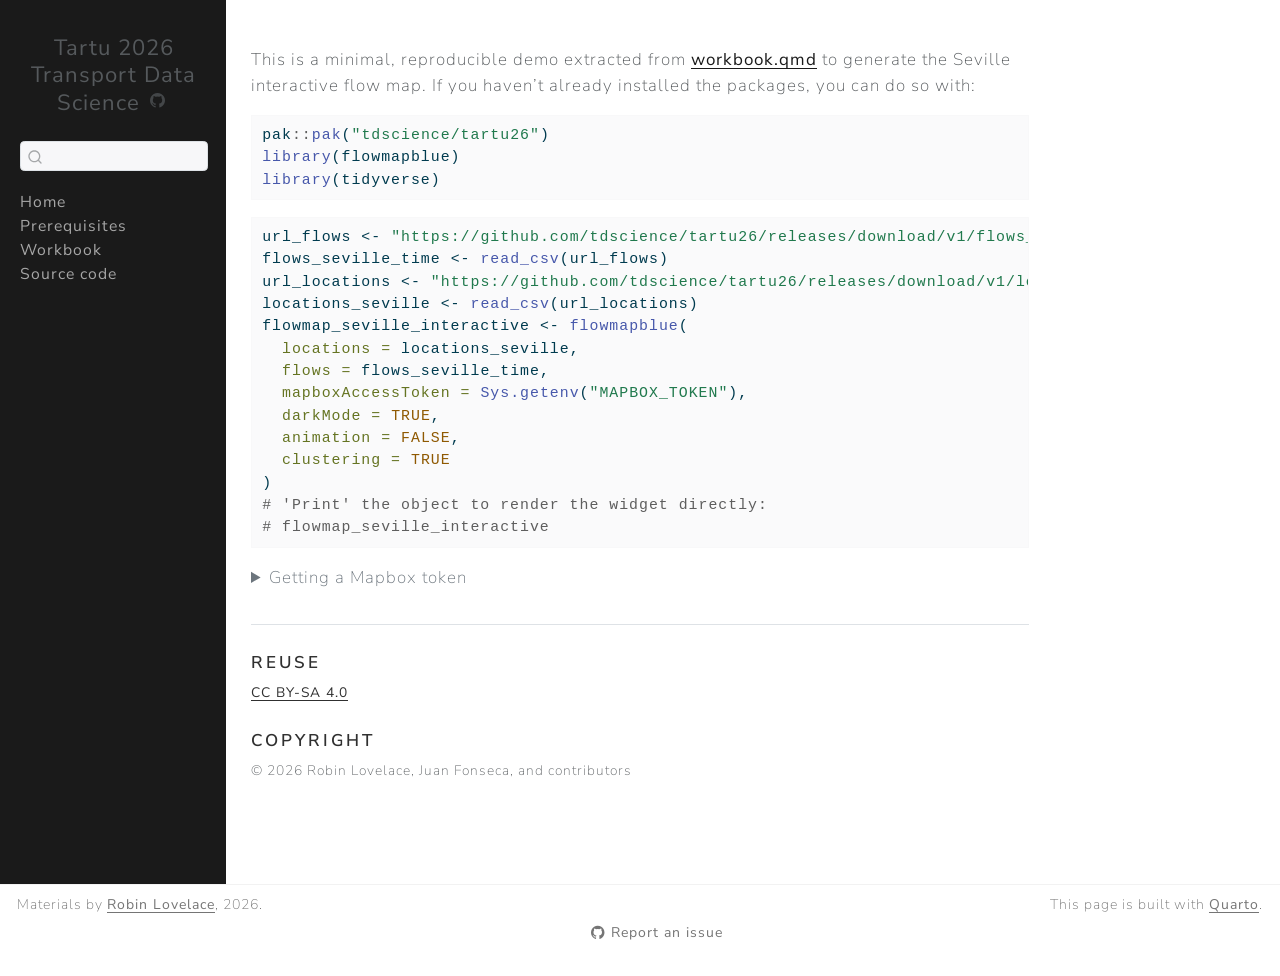
<file: demo.html>
<!DOCTYPE html>
<html xmlns="http://www.w3.org/1999/xhtml" lang="en" xml:lang="en"><head>

<meta charset="utf-8">
<meta name="generator" content="quarto-1.9.37">

<meta name="viewport" content="width=device-width, initial-scale=1.0, user-scalable=yes">

<meta name="author" content="Robin Lovelace &amp; contributors">
<meta name="dcterms.date" content="2026">

<title>demo – Tartu 2026 - </title>
<style>
/* Default styles provided by pandoc.
** See https://pandoc.org/MANUAL.html#variables-for-html for config info.
*/
code{white-space: pre-wrap;}
span.smallcaps{font-variant: small-caps;}
div.columns{display: flex; gap: min(4vw, 1.5em);}
div.column{flex: auto; overflow-x: auto;}
div.hanging-indent{margin-left: 1.5em; text-indent: -1.5em;}
ul.task-list{list-style: none;}
ul.task-list li input[type="checkbox"] {
  width: 0.8em;
  margin: 0 0.8em 0.2em -1em; /* quarto-specific, see https://github.com/quarto-dev/quarto-cli/issues/4556 */ 
  vertical-align: middle;
}
/* CSS for syntax highlighting */
html { -webkit-text-size-adjust: 100%; }
pre > code.sourceCode { white-space: pre; position: relative; }
pre > code.sourceCode > span { display: inline-block; line-height: 1.25; }
pre > code.sourceCode > span:empty { height: 1.2em; }
.sourceCode { overflow: visible; }
code.sourceCode > span { color: inherit; text-decoration: inherit; }
div.sourceCode { margin: 1em 0; }
pre.sourceCode { margin: 0; }
@media screen {
div.sourceCode { overflow: auto; }
}
@media print {
pre > code.sourceCode { white-space: pre-wrap; }
pre > code.sourceCode > span { text-indent: -5em; padding-left: 5em; }
}
pre.numberSource code
  { counter-reset: source-line 0; }
pre.numberSource code > span
  { position: relative; left: -4em; counter-increment: source-line; }
pre.numberSource code > span > a:first-child::before
  { content: counter(source-line);
    position: relative; left: -1em; text-align: right; vertical-align: baseline;
    border: none; display: inline-block;
    -webkit-touch-callout: none; -webkit-user-select: none;
    -khtml-user-select: none; -moz-user-select: none;
    -ms-user-select: none; user-select: none;
    padding: 0 4px; width: 4em;
  }
pre.numberSource { margin-left: 3em;  padding-left: 4px; }
div.sourceCode
  {   }
@media screen {
pre > code.sourceCode > span > a:first-child::before { text-decoration: underline; }
}
</style>


<script src="site_libs/quarto-nav/quarto-nav.js"></script>
<script src="site_libs/clipboard/clipboard.min.js"></script>
<script src="site_libs/quarto-search/autocomplete.umd.js"></script>
<script src="site_libs/quarto-search/fuse.min.js"></script>
<script src="site_libs/quarto-search/quarto-search.js"></script>
<meta name="quarto:offset" content="./">
<script src="site_libs/quarto-html/quarto.js" type="module"></script>
<script src="site_libs/quarto-html/tabsets/tabsets.js" type="module"></script>
<script src="site_libs/quarto-html/popper.min.js"></script>
<script src="site_libs/quarto-html/tippy.umd.min.js"></script>
<script src="site_libs/quarto-html/anchor.min.js"></script>
<link href="site_libs/quarto-html/tippy.css" rel="stylesheet">
<link href="site_libs/quarto-html/quarto-syntax-highlighting-7f8f88aac4f3542376d5c11b86a4c14d.css" rel="stylesheet" id="quarto-text-highlighting-styles">
<script src="site_libs/bootstrap/bootstrap.min.js"></script>
<link href="site_libs/bootstrap/bootstrap-icons.css" rel="stylesheet">
<link href="site_libs/bootstrap/bootstrap-9d2bf1ee1f7ef837429c7929225f0684.min.css" rel="stylesheet" append-hash="true" id="quarto-bootstrap" data-mode="light">
<script id="quarto-search-options" type="application/json">{
  "location": "sidebar",
  "copy-button": false,
  "collapse-after": 3,
  "panel-placement": "start",
  "type": "textbox",
  "limit": 50,
  "keyboard-shortcut": [
    "f",
    "/",
    "s"
  ],
  "show-item-context": false,
  "language": {
    "search-no-results-text": "No results",
    "search-matching-documents-text": "matching documents",
    "search-copy-link-title": "Copy link to search",
    "search-hide-matches-text": "Hide additional matches",
    "search-more-match-text": "more match in this document",
    "search-more-matches-text": "more matches in this document",
    "search-clear-button-title": "Clear",
    "search-text-placeholder": "",
    "search-detached-cancel-button-title": "Cancel",
    "search-submit-button-title": "Submit",
    "search-label": "Search"
  }
}</script>


</head>

<body class="nav-sidebar docked quarto-light">

<div id="quarto-search-results"></div>
  <header id="quarto-header" class="headroom fixed-top">
  <nav class="quarto-secondary-nav">
    <div class="container-fluid d-flex">
      <button type="button" class="quarto-btn-toggle btn" data-bs-toggle="collapse" role="button" data-bs-target=".quarto-sidebar-collapse-item" aria-controls="quarto-sidebar" aria-expanded="false" aria-label="Toggle sidebar navigation" onclick="if (window.quartoToggleHeadroom) { window.quartoToggleHeadroom(); }">
        <i class="bi bi-layout-text-sidebar-reverse"></i>
      </button>
        <nav class="quarto-page-breadcrumbs" aria-label="breadcrumb"><ol class="breadcrumb"><li class="breadcrumb-item">
      Tartu 2026 Transport Data Science
      </li></ol></nav>
        <a class="flex-grow-1" role="navigation" data-bs-toggle="collapse" data-bs-target=".quarto-sidebar-collapse-item" aria-controls="quarto-sidebar" aria-expanded="false" aria-label="Toggle sidebar navigation" onclick="if (window.quartoToggleHeadroom) { window.quartoToggleHeadroom(); }">      
        </a>
      <button type="button" class="btn quarto-search-button" aria-label="Search" onclick="window.quartoOpenSearch();">
        <i class="bi bi-search"></i>
      </button>
    </div>
  </nav>
</header>
<!-- content -->
<div id="quarto-content" class="quarto-container page-columns page-rows-contents page-layout-article">
<!-- sidebar -->
  <nav id="quarto-sidebar" class="sidebar collapse collapse-horizontal quarto-sidebar-collapse-item sidebar-navigation docked overflow-auto">
    <div class="pt-lg-2 mt-2 text-center sidebar-header">
    <div class="sidebar-title mb-0 py-0">
      <a href="./">Tartu 2026 Transport Data Science</a> 
        <div class="sidebar-tools-main">
    <a href="https://github.com/tdscience/tartu26" title="GitHub" class="quarto-navigation-tool px-1" aria-label="GitHub"><i class="bi bi-github"></i></a>
</div>
    </div>
      </div>
        <div class="mt-2 flex-shrink-0 align-items-center">
        <div class="sidebar-search">
        <div id="quarto-search" class="" title="Search"></div>
        </div>
        </div>
    <div class="sidebar-menu-container"> 
    <ul class="list-unstyled mt-1">
        <li class="sidebar-item">
  <div class="sidebar-item-container"> 
  <a href="./index.html" class="sidebar-item-text sidebar-link">
 <span class="menu-text">Home</span></a>
  </div>
</li>
        <li class="sidebar-item">
  <div class="sidebar-item-container"> 
  <a href="./prerequisites.html" class="sidebar-item-text sidebar-link">
 <span class="menu-text">Prerequisites</span></a>
  </div>
</li>
        <li class="sidebar-item">
  <div class="sidebar-item-container"> 
  <a href="./workbook.html" class="sidebar-item-text sidebar-link">
 <span class="menu-text">Workbook</span></a>
  </div>
</li>
        <li class="sidebar-item">
  <div class="sidebar-item-container"> 
  <a href="https://github.com/tdscience/tartu26" class="sidebar-item-text sidebar-link">
 <span class="menu-text">Source code</span></a>
  </div>
</li>
    </ul>
    </div>
</nav>
<div id="quarto-sidebar-glass" class="quarto-sidebar-collapse-item" data-bs-toggle="collapse" data-bs-target=".quarto-sidebar-collapse-item"></div>
<!-- margin-sidebar -->
    <div id="quarto-margin-sidebar" class="sidebar margin-sidebar zindex-bottom">
        
    </div>
<!-- main -->
<main class="content" id="quarto-document-content"><header id="title-block-header" class="quarto-title-block"></header>




<p>This is a minimal, reproducible demo extracted from <a href="./workbook.html">workbook.qmd</a> to generate the Seville interactive flow map. If you haven’t already installed the packages, you can do so with:</p>
<div class="cell">
<div class="code-copy-outer-scaffold"><div class="sourceCode cell-code" id="cb1"><pre class="sourceCode r code-with-copy"><code class="sourceCode r"><span id="cb1-1"><a href="#cb1-1" aria-hidden="true" tabindex="-1"></a>pak<span class="sc">::</span><span class="fu">pak</span>(<span class="st">"tdscience/tartu26"</span>)</span>
<span id="cb1-2"><a href="#cb1-2" aria-hidden="true" tabindex="-1"></a><span class="fu">library</span>(flowmapblue)</span>
<span id="cb1-3"><a href="#cb1-3" aria-hidden="true" tabindex="-1"></a><span class="fu">library</span>(tidyverse)</span></code></pre></div><button title="Copy to Clipboard" class="code-copy-button"><i class="bi"></i></button></div>
</div>
<div class="cell">
<div class="code-copy-outer-scaffold"><div class="sourceCode cell-code" id="cb2"><pre class="sourceCode r code-with-copy"><code class="sourceCode r"><span id="cb2-1"><a href="#cb2-1" aria-hidden="true" tabindex="-1"></a>url_flows <span class="ot">&lt;-</span> <span class="st">"https://github.com/tdscience/tartu26/releases/download/v1/flows_seville_time.csv"</span></span>
<span id="cb2-2"><a href="#cb2-2" aria-hidden="true" tabindex="-1"></a>flows_seville_time <span class="ot">&lt;-</span> <span class="fu">read_csv</span>(url_flows)</span>
<span id="cb2-3"><a href="#cb2-3" aria-hidden="true" tabindex="-1"></a>url_locations <span class="ot">&lt;-</span> <span class="st">"https://github.com/tdscience/tartu26/releases/download/v1/locations_seville.csv"</span></span>
<span id="cb2-4"><a href="#cb2-4" aria-hidden="true" tabindex="-1"></a>locations_seville <span class="ot">&lt;-</span> <span class="fu">read_csv</span>(url_locations)</span>
<span id="cb2-5"><a href="#cb2-5" aria-hidden="true" tabindex="-1"></a>flowmap_seville_interactive <span class="ot">&lt;-</span> <span class="fu">flowmapblue</span>(</span>
<span id="cb2-6"><a href="#cb2-6" aria-hidden="true" tabindex="-1"></a>  <span class="at">locations =</span> locations_seville,</span>
<span id="cb2-7"><a href="#cb2-7" aria-hidden="true" tabindex="-1"></a>  <span class="at">flows =</span> flows_seville_time,</span>
<span id="cb2-8"><a href="#cb2-8" aria-hidden="true" tabindex="-1"></a>  <span class="at">mapboxAccessToken =</span> <span class="fu">Sys.getenv</span>(<span class="st">"MAPBOX_TOKEN"</span>),</span>
<span id="cb2-9"><a href="#cb2-9" aria-hidden="true" tabindex="-1"></a>  <span class="at">darkMode =</span> <span class="cn">TRUE</span>,</span>
<span id="cb2-10"><a href="#cb2-10" aria-hidden="true" tabindex="-1"></a>  <span class="at">animation =</span> <span class="cn">FALSE</span>,</span>
<span id="cb2-11"><a href="#cb2-11" aria-hidden="true" tabindex="-1"></a>  <span class="at">clustering =</span> <span class="cn">TRUE</span></span>
<span id="cb2-12"><a href="#cb2-12" aria-hidden="true" tabindex="-1"></a>)</span>
<span id="cb2-13"><a href="#cb2-13" aria-hidden="true" tabindex="-1"></a><span class="co"># 'Print' the object to render the widget directly:</span></span>
<span id="cb2-14"><a href="#cb2-14" aria-hidden="true" tabindex="-1"></a><span class="co"># flowmap_seville_interactive</span></span></code></pre></div><button title="Copy to Clipboard" class="code-copy-button"><i class="bi"></i></button></div>
</div>
<details>
<summary>
Getting a Mapbox token
</summary>
<p>Get a free token from https://account.mapbox.com/access-tokens/</p>
<div class="code-copy-outer-scaffold"><div class="sourceCode" id="cb3"><pre class="sourceCode r code-with-copy"><code class="sourceCode r"><span id="cb3-1"><a href="#cb3-1" aria-hidden="true" tabindex="-1"></a><span class="fu">Sys.setenv</span>(<span class="at">MAPBOX_TOKEN =</span> <span class="st">"YOUR_MAPBOX_ACCESS_TOKEN"</span>)</span></code></pre></div><button title="Copy to Clipboard" class="code-copy-button"><i class="bi"></i></button></div>
</details>



<div id="quarto-appendix" class="default"><section class="quarto-appendix-contents" id="quarto-reuse"><h2 class="anchored quarto-appendix-heading">Reuse</h2><div class="quarto-appendix-contents"><div><a rel="license" href="https://creativecommons.org/licenses/by-sa/4.0/">CC BY-SA 4.0</a></div></div></section><section class="quarto-appendix-contents" id="quarto-copyright"><h2 class="anchored quarto-appendix-heading">Copyright</h2><div class="quarto-appendix-contents"><div>© 2026 Robin Lovelace, Juan Fonseca, and contributors</div></div></section></div></main> <!-- /main -->
<script id="quarto-html-after-body" type="application/javascript">
  window.document.addEventListener("DOMContentLoaded", function (event) {
    const icon = "";
    const anchorJS = new window.AnchorJS();
    anchorJS.options = {
      placement: 'right',
      icon: icon
    };
    anchorJS.add('.anchored');
    const isCodeAnnotation = (el) => {
      for (const clz of el.classList) {
        if (clz.startsWith('code-annotation-')) {                     
          return true;
        }
      }
      return false;
    }
    const onCopySuccess = function(e) {
      // button target
      const button = e.trigger;
      // don't keep focus
      button.blur();
      // flash "checked"
      button.classList.add('code-copy-button-checked');
      var currentTitle = button.getAttribute("title");
      button.setAttribute("title", "Copied!");
      let tooltip;
      if (window.bootstrap) {
        button.setAttribute("data-bs-toggle", "tooltip");
        button.setAttribute("data-bs-placement", "left");
        button.setAttribute("data-bs-title", "Copied!");
        tooltip = new bootstrap.Tooltip(button, 
          { trigger: "manual", 
            customClass: "code-copy-button-tooltip",
            offset: [0, -8]});
        tooltip.show();    
      }
      setTimeout(function() {
        if (tooltip) {
          tooltip.hide();
          button.removeAttribute("data-bs-title");
          button.removeAttribute("data-bs-toggle");
          button.removeAttribute("data-bs-placement");
        }
        button.setAttribute("title", currentTitle);
        button.classList.remove('code-copy-button-checked');
      }, 1000);
      // clear code selection
      e.clearSelection();
    }
    const getTextToCopy = function(trigger) {
      const outerScaffold = trigger.parentElement.cloneNode(true);
      const codeEl = outerScaffold.querySelector('code');
      for (const childEl of codeEl.children) {
        if (isCodeAnnotation(childEl)) {
          childEl.remove();
        }
      }
      return codeEl.innerText;
    }
    const clipboard = new window.ClipboardJS('.code-copy-button:not([data-in-quarto-modal])', {
      text: getTextToCopy
    });
    clipboard.on('success', onCopySuccess);
    if (window.document.getElementById('quarto-embedded-source-code-modal')) {
      const clipboardModal = new window.ClipboardJS('.code-copy-button[data-in-quarto-modal]', {
        text: getTextToCopy,
        container: window.document.getElementById('quarto-embedded-source-code-modal')
      });
      clipboardModal.on('success', onCopySuccess);
    }
      var localhostRegex = new RegExp(/^(?:http|https):\/\/localhost\:?[0-9]*\//);
      var mailtoRegex = new RegExp(/^mailto:/);
        var filterRegex = new RegExp("https:\/\/tdscience\.github\.io\/tartu26\/");
      var isInternal = (href) => {
          return filterRegex.test(href) || localhostRegex.test(href) || mailtoRegex.test(href);
      }
      // Inspect non-navigation links and adorn them if external
     var links = window.document.querySelectorAll('a[href]:not(.nav-link):not(.navbar-brand):not(.toc-action):not(.sidebar-link):not(.sidebar-item-toggle):not(.pagination-link):not(.no-external):not([aria-hidden]):not(.dropdown-item):not(.quarto-navigation-tool):not(.about-link)');
      for (var i=0; i<links.length; i++) {
        const link = links[i];
        if (!isInternal(link.href)) {
          // undo the damage that might have been done by quarto-nav.js in the case of
          // links that we want to consider external
          if (link.dataset.originalHref !== undefined) {
            link.href = link.dataset.originalHref;
          }
        }
      }
    function tippyHover(el, contentFn, onTriggerFn, onUntriggerFn) {
      const config = {
        allowHTML: true,
        maxWidth: 500,
        delay: 100,
        arrow: false,
        appendTo: function(el) {
            return el.parentElement;
        },
        interactive: true,
        interactiveBorder: 10,
        theme: 'quarto',
        placement: 'bottom-start',
      };
      if (contentFn) {
        config.content = contentFn;
      }
      if (onTriggerFn) {
        config.onTrigger = onTriggerFn;
      }
      if (onUntriggerFn) {
        config.onUntrigger = onUntriggerFn;
      }
      window.tippy(el, config); 
    }
    const noterefs = window.document.querySelectorAll('a[role="doc-noteref"]');
    for (var i=0; i<noterefs.length; i++) {
      const ref = noterefs[i];
      tippyHover(ref, function() {
        // use id or data attribute instead here
        let href = ref.getAttribute('data-footnote-href') || ref.getAttribute('href');
        try { href = new URL(href).hash; } catch {}
        const id = href.replace(/^#\/?/, "");
        const note = window.document.getElementById(id);
        if (note) {
          return note.innerHTML;
        } else {
          return "";
        }
      });
    }
    const xrefs = window.document.querySelectorAll('a.quarto-xref');
    const processXRef = (id, note) => {
      // Strip column container classes
      const stripColumnClz = (el) => {
        el.classList.remove("page-full", "page-columns");
        if (el.children) {
          for (const child of el.children) {
            stripColumnClz(child);
          }
        }
      }
      stripColumnClz(note)
      if (id === null || id.startsWith('sec-')) {
        // Special case sections, only their first couple elements
        const container = document.createElement("div");
        if (note.children && note.children.length > 2) {
          container.appendChild(note.children[0].cloneNode(true));
          for (let i = 1; i < note.children.length; i++) {
            const child = note.children[i];
            if (child.tagName === "P" && child.innerText === "") {
              continue;
            } else {
              container.appendChild(child.cloneNode(true));
              break;
            }
          }
          if (window.Quarto?.typesetMath) {
            window.Quarto.typesetMath(container);
          }
          return container.innerHTML
        } else {
          if (window.Quarto?.typesetMath) {
            window.Quarto.typesetMath(note);
          }
          return note.innerHTML;
        }
      } else {
        // Remove any anchor links if they are present
        const anchorLink = note.querySelector('a.anchorjs-link');
        if (anchorLink) {
          anchorLink.remove();
        }
        if (window.Quarto?.typesetMath) {
          window.Quarto.typesetMath(note);
        }
        if (note.classList.contains("callout")) {
          return note.outerHTML;
        } else {
          return note.innerHTML;
        }
      }
    }
    for (var i=0; i<xrefs.length; i++) {
      const xref = xrefs[i];
      tippyHover(xref, undefined, function(instance) {
        instance.disable();
        let url = xref.getAttribute('href');
        let hash = undefined; 
        if (url.startsWith('#')) {
          hash = url;
        } else {
          try { hash = new URL(url).hash; } catch {}
        }
        if (hash) {
          const id = hash.replace(/^#\/?/, "");
          const note = window.document.getElementById(id);
          if (note !== null) {
            try {
              const html = processXRef(id, note.cloneNode(true));
              instance.setContent(html);
            } finally {
              instance.enable();
              instance.show();
            }
          } else {
            // See if we can fetch this
            fetch(url.split('#')[0])
            .then(res => res.text())
            .then(html => {
              const parser = new DOMParser();
              const htmlDoc = parser.parseFromString(html, "text/html");
              const note = htmlDoc.getElementById(id);
              if (note !== null) {
                const html = processXRef(id, note);
                instance.setContent(html);
              } 
            }).finally(() => {
              instance.enable();
              instance.show();
            });
          }
        } else {
          // See if we can fetch a full url (with no hash to target)
          // This is a special case and we should probably do some content thinning / targeting
          fetch(url)
          .then(res => res.text())
          .then(html => {
            const parser = new DOMParser();
            const htmlDoc = parser.parseFromString(html, "text/html");
            const note = htmlDoc.querySelector('main.content');
            if (note !== null) {
              // This should only happen for chapter cross references
              // (since there is no id in the URL)
              // remove the first header
              if (note.children.length > 0 && note.children[0].tagName === "HEADER") {
                note.children[0].remove();
              }
              const html = processXRef(null, note);
              instance.setContent(html);
            } 
          }).finally(() => {
            instance.enable();
            instance.show();
          });
        }
      }, function(instance) {
      });
    }
        let selectedAnnoteEl;
        const selectorForAnnotation = ( cell, annotation) => {
          let cellAttr = 'data-code-cell="' + cell + '"';
          let lineAttr = 'data-code-annotation="' +  annotation + '"';
          const selector = 'span[' + cellAttr + '][' + lineAttr + ']';
          return selector;
        }
        const selectCodeLines = (annoteEl) => {
          const doc = window.document;
          const targetCell = annoteEl.getAttribute("data-target-cell");
          const targetAnnotation = annoteEl.getAttribute("data-target-annotation");
          const annoteSpan = window.document.querySelector(selectorForAnnotation(targetCell, targetAnnotation));
          const lines = annoteSpan.getAttribute("data-code-lines").split(",");
          const lineIds = lines.map((line) => {
            return targetCell + "-" + line;
          })
          let top = null;
          let height = null;
          let parent = null;
          if (lineIds.length > 0) {
              //compute the position of the single el (top and bottom and make a div)
              const el = window.document.getElementById(lineIds[0]);
              top = el.offsetTop;
              height = el.offsetHeight;
              parent = el.parentElement.parentElement;
            if (lineIds.length > 1) {
              const lastEl = window.document.getElementById(lineIds[lineIds.length - 1]);
              const bottom = lastEl.offsetTop + lastEl.offsetHeight;
              height = bottom - top;
            }
            if (top !== null && height !== null && parent !== null) {
              // cook up a div (if necessary) and position it 
              let div = window.document.getElementById("code-annotation-line-highlight");
              if (div === null) {
                div = window.document.createElement("div");
                div.setAttribute("id", "code-annotation-line-highlight");
                div.style.position = 'absolute';
                parent.appendChild(div);
              }
              div.style.top = top - 2 + "px";
              div.style.height = height + 4 + "px";
              div.style.left = 0;
              let gutterDiv = window.document.getElementById("code-annotation-line-highlight-gutter");
              if (gutterDiv === null) {
                gutterDiv = window.document.createElement("div");
                gutterDiv.setAttribute("id", "code-annotation-line-highlight-gutter");
                gutterDiv.style.position = 'absolute';
                const codeCell = window.document.getElementById(targetCell);
                const gutter = codeCell.querySelector('.code-annotation-gutter');
                gutter.appendChild(gutterDiv);
              }
              gutterDiv.style.top = top - 2 + "px";
              gutterDiv.style.height = height + 4 + "px";
            }
            selectedAnnoteEl = annoteEl;
          }
        };
        const unselectCodeLines = () => {
          const elementsIds = ["code-annotation-line-highlight", "code-annotation-line-highlight-gutter"];
          elementsIds.forEach((elId) => {
            const div = window.document.getElementById(elId);
            if (div) {
              div.remove();
            }
          });
          selectedAnnoteEl = undefined;
        };
          // Handle positioning of the toggle
      window.addEventListener(
        "resize",
        throttle(() => {
          elRect = undefined;
          if (selectedAnnoteEl) {
            selectCodeLines(selectedAnnoteEl);
          }
        }, 10)
      );
      function throttle(fn, ms) {
      let throttle = false;
      let timer;
        return (...args) => {
          if(!throttle) { // first call gets through
              fn.apply(this, args);
              throttle = true;
          } else { // all the others get throttled
              if(timer) clearTimeout(timer); // cancel #2
              timer = setTimeout(() => {
                fn.apply(this, args);
                timer = throttle = false;
              }, ms);
          }
        };
      }
        // Attach click handler to the DT
        const annoteDls = window.document.querySelectorAll('dt[data-target-cell]');
        for (const annoteDlNode of annoteDls) {
          annoteDlNode.addEventListener('click', (event) => {
            const clickedEl = event.target;
            if (clickedEl !== selectedAnnoteEl) {
              unselectCodeLines();
              const activeEl = window.document.querySelector('dt[data-target-cell].code-annotation-active');
              if (activeEl) {
                activeEl.classList.remove('code-annotation-active');
              }
              selectCodeLines(clickedEl);
              clickedEl.classList.add('code-annotation-active');
            } else {
              // Unselect the line
              unselectCodeLines();
              clickedEl.classList.remove('code-annotation-active');
            }
          });
        }
    const findCites = (el) => {
      const parentEl = el.parentElement;
      if (parentEl) {
        const cites = parentEl.dataset.cites;
        if (cites) {
          return {
            el,
            cites: cites.split(' ')
          };
        } else {
          return findCites(el.parentElement)
        }
      } else {
        return undefined;
      }
    };
    var bibliorefs = window.document.querySelectorAll('a[role="doc-biblioref"]');
    for (var i=0; i<bibliorefs.length; i++) {
      const ref = bibliorefs[i];
      const citeInfo = findCites(ref);
      if (citeInfo) {
        tippyHover(citeInfo.el, function() {
          var popup = window.document.createElement('div');
          citeInfo.cites.forEach(function(cite) {
            var citeDiv = window.document.createElement('div');
            citeDiv.classList.add('hanging-indent');
            citeDiv.classList.add('csl-entry');
            var biblioDiv = window.document.getElementById('ref-' + cite);
            if (biblioDiv) {
              citeDiv.innerHTML = biblioDiv.innerHTML;
            }
            popup.appendChild(citeDiv);
          });
          return popup.innerHTML;
        });
      }
    }
  });
  </script>
</div> <!-- /content -->
<footer class="footer">
  <div class="nav-footer">
    <div class="nav-footer-left">
<p>Materials by <a href="https://www.robinlovelace.net/">Robin Lovelace</a>, 2026.</p>
</div>   
    <div class="nav-footer-center">
      &nbsp;
    <div class="toc-actions"><ul><li><a href="https://github.com/tdscience/tartu26/issues/new" class="toc-action"><i class="bi bi-github"></i>Report an issue</a></li></ul></div></div>
    <div class="nav-footer-right">
<p>This page is built with <a href="https://quarto.org/">Quarto</a>.</p>
</div>
  </div>
</footer>




</body></html>
</file>
<file: site_libs/quarto-html/tippy.css>
.tippy-box[data-animation=fade][data-state=hidden]{opacity:0}[data-tippy-root]{max-width:calc(100vw - 10px)}.tippy-box{position:relative;background-color:#333;color:#fff;border-radius:4px;font-size:14px;line-height:1.4;white-space:normal;outline:0;transition-property:transform,visibility,opacity}.tippy-box[data-placement^=top]>.tippy-arrow{bottom:0}.tippy-box[data-placement^=top]>.tippy-arrow:before{bottom:-7px;left:0;border-width:8px 8px 0;border-top-color:initial;transform-origin:center top}.tippy-box[data-placement^=bottom]>.tippy-arrow{top:0}.tippy-box[data-placement^=bottom]>.tippy-arrow:before{top:-7px;left:0;border-width:0 8px 8px;border-bottom-color:initial;transform-origin:center bottom}.tippy-box[data-placement^=left]>.tippy-arrow{right:0}.tippy-box[data-placement^=left]>.tippy-arrow:before{border-width:8px 0 8px 8px;border-left-color:initial;right:-7px;transform-origin:center left}.tippy-box[data-placement^=right]>.tippy-arrow{left:0}.tippy-box[data-placement^=right]>.tippy-arrow:before{left:-7px;border-width:8px 8px 8px 0;border-right-color:initial;transform-origin:center right}.tippy-box[data-inertia][data-state=visible]{transition-timing-function:cubic-bezier(.54,1.5,.38,1.11)}.tippy-arrow{width:16px;height:16px;color:#333}.tippy-arrow:before{content:"";position:absolute;border-color:transparent;border-style:solid}.tippy-content{position:relative;padding:5px 9px;z-index:1}
</file>
<file: site_libs/quarto-html/quarto-syntax-highlighting-7f8f88aac4f3542376d5c11b86a4c14d.css>
/* quarto syntax highlight colors */
:root {
  --quarto-hl-ot-color: #003B4F;
  --quarto-hl-at-color: #657422;
  --quarto-hl-ss-color: #20794D;
  --quarto-hl-an-color: #5E5E5E;
  --quarto-hl-fu-color: #4758AB;
  --quarto-hl-st-color: #20794D;
  --quarto-hl-cf-color: #003B4F;
  --quarto-hl-op-color: #5E5E5E;
  --quarto-hl-er-color: #AD0000;
  --quarto-hl-bn-color: #AD0000;
  --quarto-hl-al-color: #AD0000;
  --quarto-hl-va-color: #111111;
  --quarto-hl-bu-color: inherit;
  --quarto-hl-ex-color: inherit;
  --quarto-hl-pp-color: #AD0000;
  --quarto-hl-in-color: #5E5E5E;
  --quarto-hl-vs-color: #20794D;
  --quarto-hl-wa-color: #5E5E5E;
  --quarto-hl-do-color: #5E5E5E;
  --quarto-hl-im-color: #00769E;
  --quarto-hl-ch-color: #20794D;
  --quarto-hl-dt-color: #AD0000;
  --quarto-hl-fl-color: #AD0000;
  --quarto-hl-co-color: #5E5E5E;
  --quarto-hl-cv-color: #5E5E5E;
  --quarto-hl-cn-color: #8f5902;
  --quarto-hl-sc-color: #5E5E5E;
  --quarto-hl-dv-color: #AD0000;
  --quarto-hl-kw-color: #003B4F;
}

/* other quarto variables */
:root {
  --quarto-font-monospace: SFMono-Regular, Menlo, Monaco, Consolas, "Liberation Mono", "Courier New", monospace;
}

/* syntax highlight based on Pandoc's rules */
pre > code.sourceCode > span {
  color: #003B4F;
}

code.sourceCode > span {
  color: #003B4F;
}

div.sourceCode,
div.sourceCode pre.sourceCode {
  color: #003B4F;
}

/* Normal */
code span {
  color: #003B4F;
}

/* Alert */
code span.al {
  color: #AD0000;
  font-style: inherit;
}

/* Annotation */
code span.an {
  color: #5E5E5E;
  font-style: inherit;
}

/* Attribute */
code span.at {
  color: #657422;
  font-style: inherit;
}

/* BaseN */
code span.bn {
  color: #AD0000;
  font-style: inherit;
}

/* BuiltIn */
code span.bu {
  font-style: inherit;
}

/* ControlFlow */
code span.cf {
  color: #003B4F;
  font-weight: bold;
  font-style: inherit;
}

/* Char */
code span.ch {
  color: #20794D;
  font-style: inherit;
}

/* Constant */
code span.cn {
  color: #8f5902;
  font-style: inherit;
}

/* Comment */
code span.co {
  color: #5E5E5E;
  font-style: inherit;
}

/* CommentVar */
code span.cv {
  color: #5E5E5E;
  font-style: italic;
}

/* Documentation */
code span.do {
  color: #5E5E5E;
  font-style: italic;
}

/* DataType */
code span.dt {
  color: #AD0000;
  font-style: inherit;
}

/* DecVal */
code span.dv {
  color: #AD0000;
  font-style: inherit;
}

/* Error */
code span.er {
  color: #AD0000;
  font-style: inherit;
}

/* Extension */
code span.ex {
  font-style: inherit;
}

/* Float */
code span.fl {
  color: #AD0000;
  font-style: inherit;
}

/* Function */
code span.fu {
  color: #4758AB;
  font-style: inherit;
}

/* Import */
code span.im {
  color: #00769E;
  font-style: inherit;
}

/* Information */
code span.in {
  color: #5E5E5E;
  font-style: inherit;
}

/* Keyword */
code span.kw {
  color: #003B4F;
  font-weight: bold;
  font-style: inherit;
}

/* Operator */
code span.op {
  color: #5E5E5E;
  font-style: inherit;
}

/* Other */
code span.ot {
  color: #003B4F;
  font-style: inherit;
}

/* Preprocessor */
code span.pp {
  color: #AD0000;
  font-style: inherit;
}

/* SpecialChar */
code span.sc {
  color: #5E5E5E;
  font-style: inherit;
}

/* SpecialString */
code span.ss {
  color: #20794D;
  font-style: inherit;
}

/* String */
code span.st {
  color: #20794D;
  font-style: inherit;
}

/* Variable */
code span.va {
  color: #111111;
  font-style: inherit;
}

/* VerbatimString */
code span.vs {
  color: #20794D;
  font-style: inherit;
}

/* Warning */
code span.wa {
  color: #5E5E5E;
  font-style: italic;
}

.prevent-inlining {
  content: "</";
}

/*# sourceMappingURL=789ad8cd35626ba772517505b42a116e.css.map */
</file>
